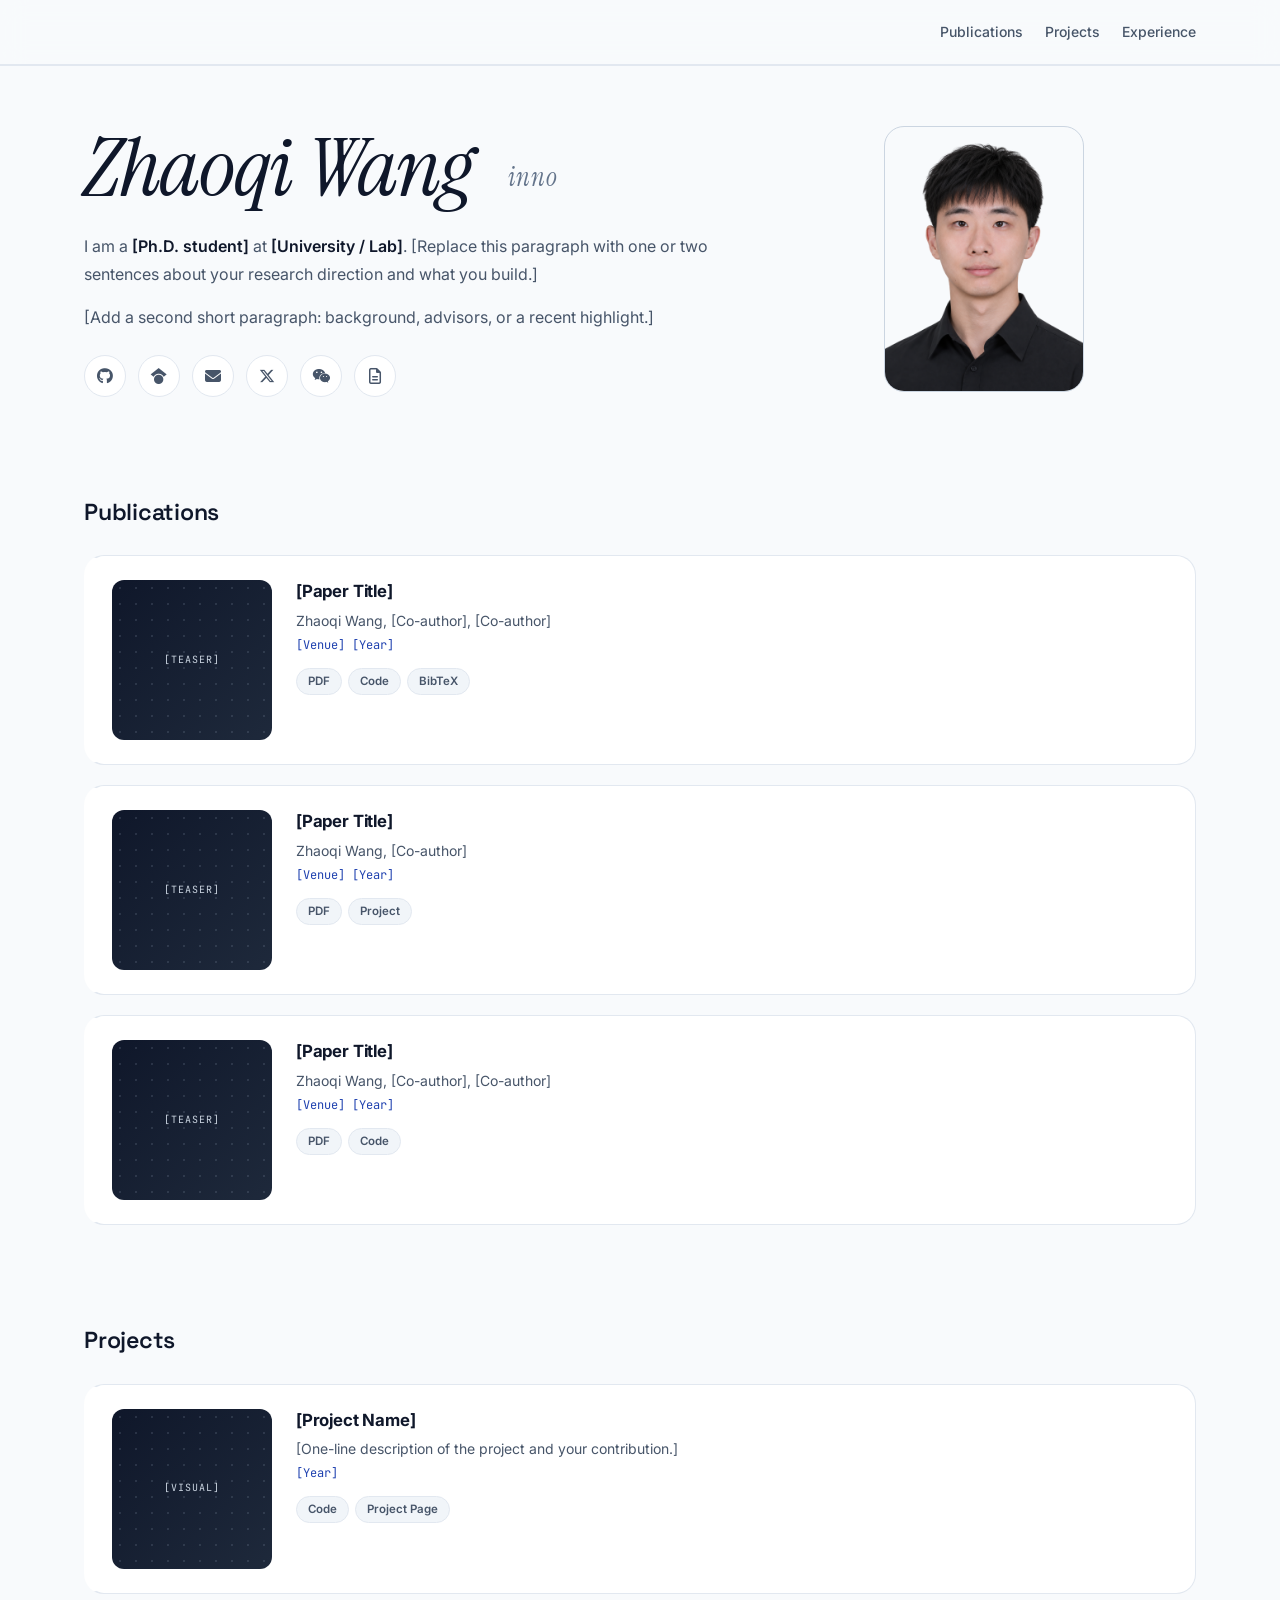
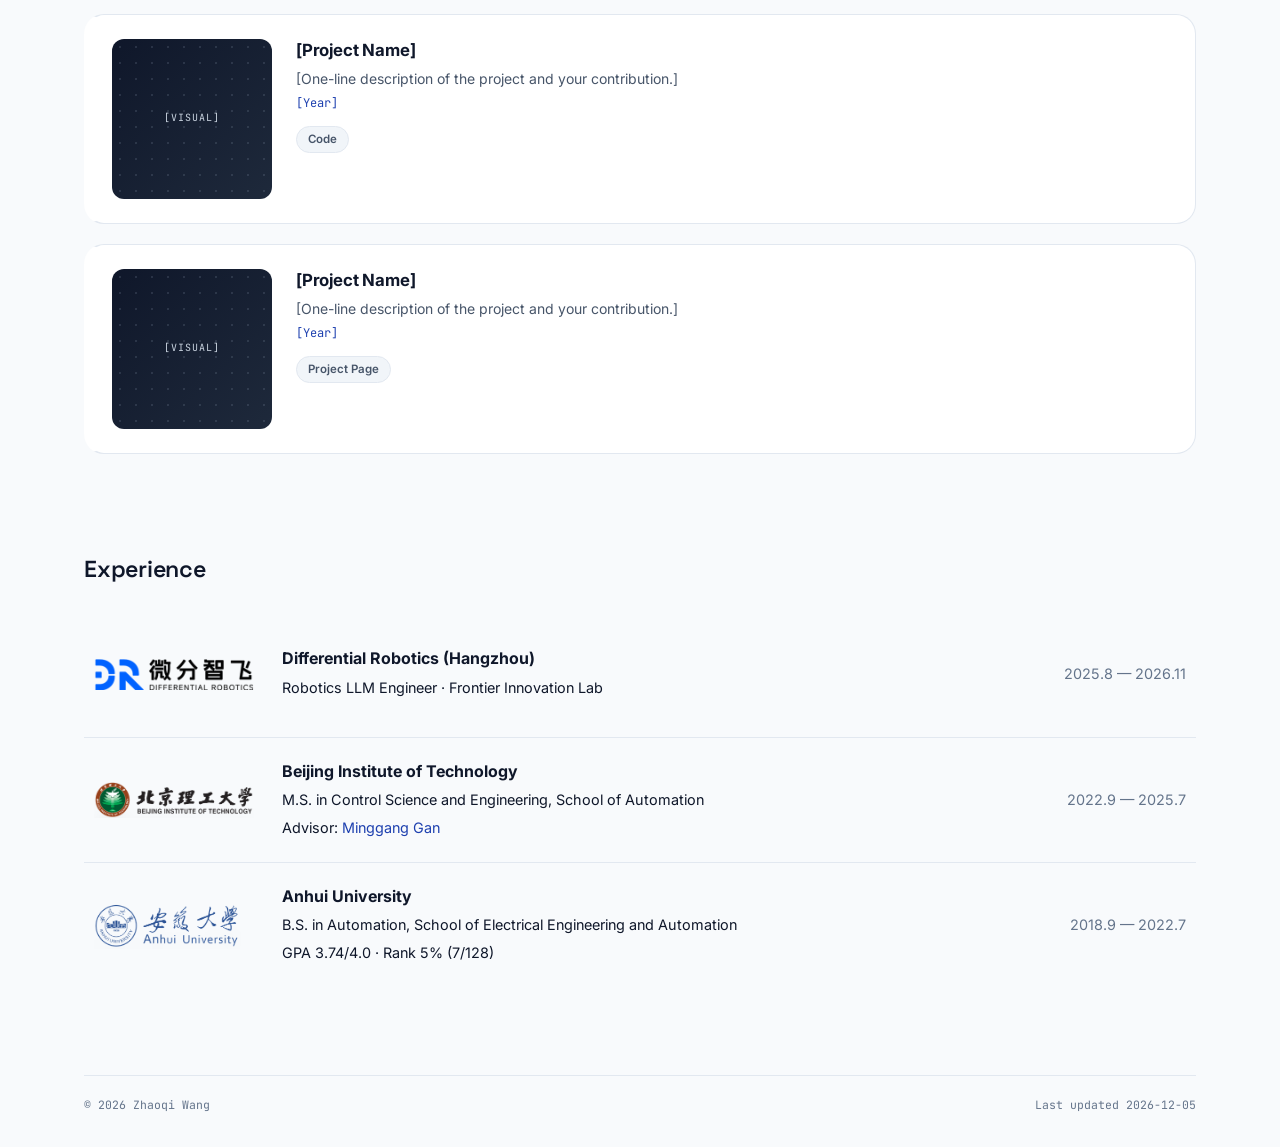
<file: index.html>
<!DOCTYPE html>
<html lang="en" class="no-js">
<head>
    <meta charset="UTF-8">
    <meta name="viewport" content="width=device-width, initial-scale=1.0">
    <meta name="color-scheme" content="light">
    <title>Zhaoqi Wang</title>
    <meta name="description" content="Personal homepage of Zhaoqi Wang (inno) — [one-line research statement].">

    <link rel="icon" href="./assets/figures/icon.svg">

    <link rel="preconnect" href="https://fonts.googleapis.com">
    <link rel="preconnect" href="https://fonts.gstatic.com" crossorigin>
    <link href="https://fonts.googleapis.com/css2?family=Inter:wght@300;400;500;600;700;800&family=Instrument+Serif:ital@1&family=JetBrains+Mono:wght@400;500&family=Space+Grotesk:wght@500;600&display=swap" rel="stylesheet">
    <link rel="stylesheet" href="https://cdnjs.cloudflare.com/ajax/libs/font-awesome/6.5.0/css/all.min.css">

    <link rel="stylesheet" href="site.css">
    <script src="site.js" defer></script>
</head>
<body id="top">

    <!--
      File layout:
        site.css, site.js       page CSS and JS
        assets/figures/         images, videos, logos, and the portrait
        assets/files/           CV and other page documents
        works/                  independent subpages; copy works/_template/
    -->

    <a class="skip-link" href="#main">Skip to content</a>
    <div class="progress-bar" id="progressBar" aria-hidden="true"></div>

    <!-- ================== NAV ================== -->
    <nav class="nav-bar" aria-label="Primary">
        <div class="nav-inner">
            <div class="nav-right">
                <div class="nav-links">
                    <a href="#publications">Publications</a>
                    <a href="#projects">Projects</a>
                    <a href="#experience">Experience</a>
                </div>
            </div>
        </div>
    </nav>

    <main id="main" tabindex="-1" class="page">

    <!-- ================== HERO ================== -->
    <section class="hero-section" aria-labelledby="hero-title">
        <div class="hero-grid">
            <div class="hero-copy">
                <h1 class="hero-name" id="hero-title"><span class="hero-name-text">Zhaoqi Wang</span> <span class="hero-alias">inno</span></h1>

                <!-- TODO: replace with two short paragraphs about your work and background -->
                <div class="hero-bio">
                    <p>
                        I am a <strong>[Ph.D. student]</strong> at <strong>[University / Lab]</strong>.
                        [Replace this paragraph with one or two sentences about your research direction and what you build.]
                    </p>
                    <p>
                        [Add a second short paragraph: background, advisors, or a recent highlight.]
                    </p>
                </div>

                <!-- TODO: keep GitHub, replace the placeholder links and email -->
                <div class="social-row">
                    <a class="icon-btn" href="https://github.com/ZhaoQiiiii" target="_blank" rel="noopener" aria-label="GitHub" title="GitHub">
                        <i class="fab fa-github" aria-hidden="true"></i>
                    </a>
                    <a class="icon-btn" href="https://scholar.google.com/citations?user=07W_oIMAAAAJ" target="_blank" rel="noopener" aria-label="Google Scholar" title="Google Scholar">
                        <i class="fab fa-google-scholar" aria-hidden="true"></i>
                    </a>
                    <a class="icon-btn" href="mailto:iinnoovo123@gmail.com" aria-label="Email" title="Email">
                        <i class="fa-solid fa-envelope" aria-hidden="true"></i>
                    </a>
                    <a class="icon-btn" href="#" aria-label="TODO — X / Twitter link" title="X / Twitter">
                        <i class="fab fa-x-twitter" aria-hidden="true"></i>
                    </a>
                    <!-- TODO: replace data-wechat with your WeChat ID (click copies it) -->
                    <button class="icon-btn wechat-btn" id="wechatBtn" type="button" data-wechat="[WeChat ID]" aria-label="Copy WeChat ID" title="WeChat">
                        <i class="fa-brands fa-weixin" aria-hidden="true"></i>
                        <span class="wechat-tip" role="status" aria-live="polite"></span>
                    </button>
                    <a class="icon-btn" href="#" aria-label="TODO — CV link" title="CV">
                        <i class="fa-regular fa-file-lines" aria-hidden="true"></i>
                    </a>
                </div>
            </div>

            <div class="hero-photo">
                <div class="profile-frame">
                    <img class="profile-photo" src="assets/figures/portrait.png" alt="ZhaoQi Wang">
                </div>
            </div>
        </div>
    </section>

    <!-- ================== PUBLICATIONS ================== -->
    <section id="publications" class="section reveal" aria-labelledby="publications-title">
        <h2 class="section-title" id="publications-title">Publications</h2>

        <!-- TODO: duplicate .pcard for each paper.
             Paper media: put the teaser in works/<paper-slug>/assets/images/ and the PDF/BibTeX in
             works/<paper-slug>/assets/files/. Replace the .thumb span with
             <img class="thumb-media" src="./works/<paper-slug>/assets/images/teaser.png" alt="">. -->
        <div class="card-list">
            <article class="pcard">
                <div class="thumb" aria-hidden="true"><span>[Teaser]</span></div>
                <div class="pcard-body">
                    <h3 class="pcard-title">[Paper Title]</h3>
                    <p class="pauthors">Zhaoqi Wang, [Co-author], [Co-author]</p>
                    <p class="pvenue">[Venue] [Year]</p>
                    <div class="pcard-links">
                        <a class="link-pill" href="#" aria-label="TODO — paper PDF">PDF</a>
                        <a class="link-pill" href="#" aria-label="TODO — code">Code</a>
                        <a class="link-pill" href="#" aria-label="TODO — BibTeX">BibTeX</a>
                    </div>
                </div>
            </article>

            <article class="pcard">
                <div class="thumb" aria-hidden="true"><span>[Teaser]</span></div>
                <div class="pcard-body">
                    <h3 class="pcard-title">[Paper Title]</h3>
                    <p class="pauthors">Zhaoqi Wang, [Co-author]</p>
                    <p class="pvenue">[Venue] [Year]</p>
                    <div class="pcard-links">
                        <a class="link-pill" href="#" aria-label="TODO — paper PDF">PDF</a>
                        <a class="link-pill" href="#" aria-label="TODO — project page">Project</a>
                    </div>
                </div>
            </article>

            <article class="pcard">
                <div class="thumb" aria-hidden="true"><span>[Teaser]</span></div>
                <div class="pcard-body">
                    <h3 class="pcard-title">[Paper Title]</h3>
                    <p class="pauthors">Zhaoqi Wang, [Co-author], [Co-author]</p>
                    <p class="pvenue">[Venue] [Year]</p>
                    <div class="pcard-links">
                        <a class="link-pill" href="#" aria-label="TODO — paper PDF">PDF</a>
                        <a class="link-pill" href="#" aria-label="TODO — code">Code</a>
                    </div>
                </div>
            </article>
        </div>
    </section>

    <!-- ================== PROJECTS ================== -->
    <section id="projects" class="section reveal" aria-labelledby="projects-title">
        <h2 class="section-title" id="projects-title">Projects</h2>

        <!-- TODO: duplicate .pcard for each project.
             Project pages: copy works/_template/ to works/<page-slug>/ and link the card
             to ./works/<page-slug>/. -->
        <div class="card-list">
            <article class="pcard">
                <div class="thumb" aria-hidden="true"><span>[Visual]</span></div>
                <div class="pcard-body">
                    <h3 class="pcard-title">[Project Name]</h3>
                    <p class="pdesc">[One-line description of the project and your contribution.]</p>
                    <p class="pvenue">[Year]</p>
                    <div class="pcard-links">
                        <a class="link-pill" href="#" aria-label="TODO — code">Code</a>
                        <a class="link-pill" href="#" aria-label="TODO — project page">Project Page</a>
                    </div>
                </div>
            </article>

            <article class="pcard">
                <div class="thumb" aria-hidden="true"><span>[Visual]</span></div>
                <div class="pcard-body">
                    <h3 class="pcard-title">[Project Name]</h3>
                    <p class="pdesc">[One-line description of the project and your contribution.]</p>
                    <p class="pvenue">[Year]</p>
                    <div class="pcard-links">
                        <a class="link-pill" href="#" aria-label="TODO — code">Code</a>
                    </div>
                </div>
            </article>

            <article class="pcard">
                <div class="thumb" aria-hidden="true"><span>[Visual]</span></div>
                <div class="pcard-body">
                    <h3 class="pcard-title">[Project Name]</h3>
                    <p class="pdesc">[One-line description of the project and your contribution.]</p>
                    <p class="pvenue">[Year]</p>
                    <div class="pcard-links">
                        <a class="link-pill" href="#" aria-label="TODO — project page">Project Page</a>
                    </div>
                </div>
            </article>
        </div>
    </section>

    <!-- ================== EXPERIENCE ================== -->
    <section id="experience" class="section reveal" aria-labelledby="experience-title">
        <h2 class="section-title" id="experience-title">Experience</h2>

        <!-- TODO: replace rows; add or delete .exp-row as needed. Keep this logo / info / date layout. -->
        <div class="exp-list">
            <div class="exp-row">
                <div class="exp-logo" aria-hidden="true"><img src="assets/figures/logo-diffrobot.png" alt="" loading="lazy"></div>
                <div class="exp-info">
                    <b>Differential Robotics (Hangzhou)</b>
                    <p class="role">Robotics LLM Engineer · Frontier Innovation Lab</p>
                </div>
                <div class="exp-date">2025.8 — 2026.11</div>
            </div>

            <div class="exp-row">
                <div class="exp-logo" aria-hidden="true"><img src="assets/figures/logo-bit.png" alt="" loading="lazy"></div>
                <div class="exp-info">
                    <b>Beijing Institute of Technology</b>
                    <p class="role">M.S. in Control Science and Engineering, School of Automation</p>
                    <p>Advisor: <a href="https://ac.bit.edu.cn/szdw/jsml/mssbyznxtyjs1/97d1ce88418b416481f03322cf511b70.htm" target="_blank" rel="noopener">Minggang Gan</a></p>
                </div>
                <div class="exp-date">2022.9 — 2025.7</div>
            </div>

            <div class="exp-row">
                <div class="exp-logo" aria-hidden="true"><img class="logo-ahu" src="assets/figures/logo-ahu.png" alt="" loading="lazy"></div>
                <div class="exp-info">
                    <b>Anhui University</b>
                    <p class="role">B.S. in Automation, School of Electrical Engineering and Automation</p>
                    <p>GPA 3.74/4.0 · Rank 5% (7/128)</p>
                </div>
                <div class="exp-date">2018.9 — 2022.7</div>
            </div>
        </div>
    </section>

    </main>

    <!-- ================== FOOTER ================== -->
    <footer class="site-footer">
        <div class="footer-inner">
            <div class="footer-meta">© <span id="year">2026</span> Zhaoqi Wang</div>
            <div class="footer-meta">Last updated <span id="last-updated">—</span></div>
        </div>
    </footer>

    <button class="back-to-top" id="backToTop" type="button" aria-label="Back to top">↑</button>

</body>
</html>
</file>
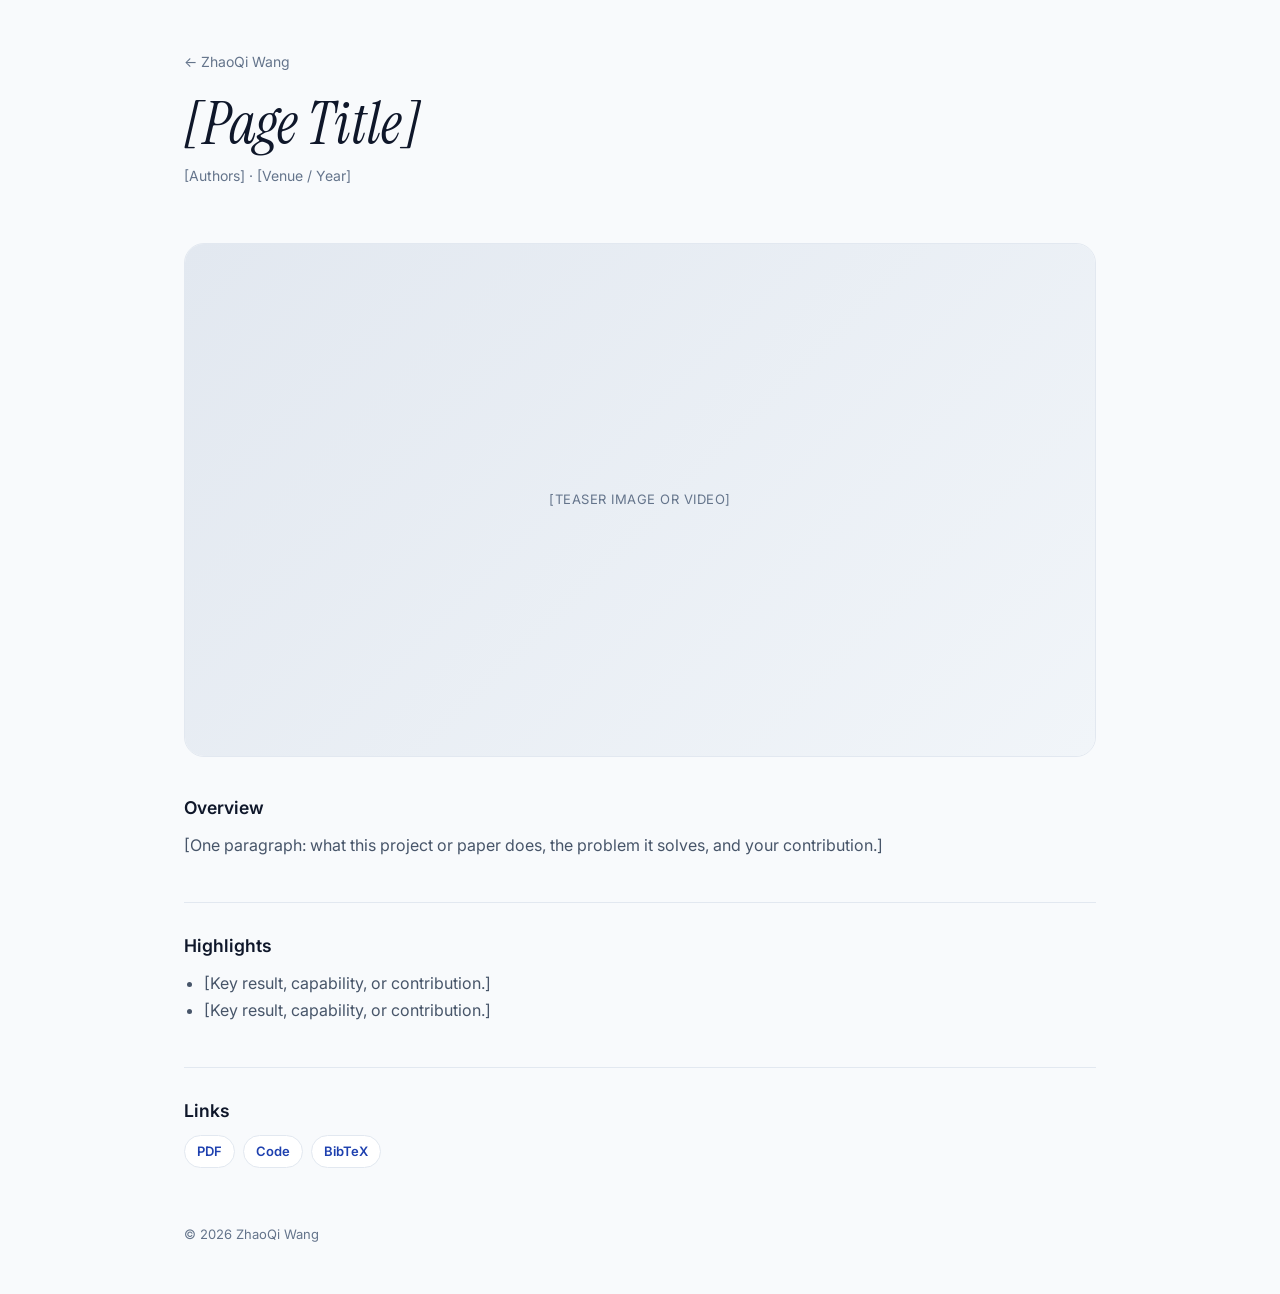
<file: work/_template/index.html>
<!DOCTYPE html>
<html lang="en">
<head>
    <meta charset="UTF-8">
    <meta name="viewport" content="width=device-width, initial-scale=1.0">
    <title>[Page Title]</title>
    <link rel="preconnect" href="https://fonts.googleapis.com">
    <link rel="preconnect" href="https://fonts.gstatic.com" crossorigin>
    <link href="https://fonts.googleapis.com/css2?family=Inter:wght@400;500;600;700&family=Instrument+Serif:ital@1&display=swap" rel="stylesheet">
    <style>
        :root {
            --bg: #f8fafc;
            --surface: #ffffff;
            --border: #e2e8f0;
            --text: #0f172a;
            --soft: #475569;
            --muted: #64748b;
            --brand: #1e40af;
            --maxw: 960px;
        }
        *, *::before, *::after { box-sizing: border-box; }
        body {
            margin: 0;
            font-family: 'Inter', system-ui, -apple-system, BlinkMacSystemFont, 'Segoe UI', sans-serif;
            background: var(--bg);
            color: var(--text);
            line-height: 1.65;
            -webkit-font-smoothing: antialiased;
        }
        a { color: var(--brand); text-decoration: none; }
        a:hover { text-decoration: underline; text-underline-offset: 3px; }
        .wrap { max-width: var(--maxw); margin: 0 auto; padding: 0 24px; }
        header { padding: 48px 0 28px; }
        .back { font-size: 14px; color: var(--muted); }
        h1 {
            margin: 18px 0 8px;
            font-family: 'Instrument Serif', Georgia, serif;
            font-style: italic;
            font-weight: 400;
            font-size: clamp(2.4rem, 5vw, 3.6rem);
            line-height: 1.1;
        }
        .meta { margin: 0; color: var(--muted); font-size: 14px; }
        .teaser {
            margin: 28px 0 8px;
            border: 1px solid var(--border);
            border-radius: 20px;
            overflow: hidden;
            background: var(--surface);
        }
        .teaser img, .teaser video { display: block; width: 100%; height: auto; }
        .teaser-placeholder {
            display: grid;
            place-items: center;
            aspect-ratio: 16 / 9;
            background: linear-gradient(135deg, #e2e8f0 0%, #f1f5f9 100%);
            color: var(--muted);
            font-size: 13px;
            letter-spacing: 0.04em;
            text-transform: uppercase;
        }
        section { padding: 28px 0; border-top: 1px solid var(--border); }
        section:first-of-type { border-top: 0; }
        h2 { margin: 0 0 10px; font-size: 1.1rem; font-weight: 600; }
        p { margin: 0 0 1em; color: var(--soft); }
        ul { margin: 0 0 1em; padding-left: 20px; color: var(--soft); }
        .links { display: flex; flex-wrap: wrap; gap: 8px; margin-top: 4px; }
        .links a {
            display: inline-flex;
            align-items: center;
            padding: 5px 12px;
            border: 1px solid var(--border);
            border-radius: 999px;
            background: var(--surface);
            font-size: 13px;
            font-weight: 600;
        }
        .links a:hover { text-decoration: none; border-color: var(--brand); }
        footer { padding: 28px 0 48px; color: var(--muted); font-size: 13px; }
        @media (max-width: 640px) {
            .wrap { padding: 0 16px; }
            header { padding-top: 32px; }
        }
    </style>
</head>
<body>
    <div class="wrap">
        <header>
            <a class="back" href="../../">← ZhaoQi Wang</a>
            <h1>[Page Title]</h1>
            <p class="meta">[Authors] · [Venue / Year]</p>
        </header>

        <div class="teaser">
            <!-- Replace this placeholder with one of:
                 <img src="assets/images/teaser.png" alt="Project teaser">
                 <video src="assets/videos/teaser.mp4" autoplay muted loop playsinline></video>
            -->
            <div class="teaser-placeholder">[Teaser image or video]</div>
        </div>

        <section>
            <h2>Overview</h2>
            <p>[One paragraph: what this project or paper does, the problem it solves, and your contribution.]</p>
        </section>

        <section>
            <h2>Highlights</h2>
            <ul>
                <li>[Key result, capability, or contribution.]</li>
                <li>[Key result, capability, or contribution.]</li>
            </ul>
        </section>

        <section>
            <h2>Links</h2>
            <div class="links">
                <a href="#">PDF</a>
                <a href="#">Code</a>
                <a href="#">BibTeX</a>
            </div>
        </section>

        <footer>© <span id="year"></span> ZhaoQi Wang</footer>
    </div>

    <script>
        document.getElementById('year').textContent = new Date().getFullYear();
    </script>
</body>
</html>
</file>
<file: site.css>
/* ============================================================
   Zhaoqi Wang — personal homepage
   Visual language: light academic / blue accent / card grid.
   Code is original; layout and tokens follow the reference style.
   ============================================================ */

:root {
    --brand: #1e40af;
    --brand-2: #1d4ed8;
    --brand-hover: #1e3a8a;
    --brand-gradient: linear-gradient(135deg, #1e40af 0%, #1d4ed8 100%);

    --bg: #f8fafc;
    --surface: #ffffff;
    --border: #e2e8f0;
    --border-subtle: #f1f5f9;

    --text: #0f172a;
    --text-soft: #475569;
    --text-muted: #64748b;

    --maxw: 1152px;
    --radius: 20px;
    --radius-sm: 12px;
    --shadow-card: 0 16px 48px -12px rgba(30, 64, 175, 0.20);
    --shadow-soft: 0 8px 24px -12px rgba(15, 23, 42, 0.18);

    --font-sans: 'Inter', 'Lato', system-ui, -apple-system, BlinkMacSystemFont, 'Segoe UI', Roboto, sans-serif;
    --font-display: 'Instrument Serif', Georgia, 'Times New Roman', serif;
    --font-heading: 'Space Grotesk', 'Inter', system-ui, sans-serif;
    --font-mono: 'JetBrains Mono', 'SF Mono', 'Fira Code', ui-monospace, SFMono-Regular, Menlo, monospace;

    --ease: cubic-bezier(0.2, 0.7, 0.2, 1);
}

/* ===== reset & base ===== */
*, *::before, *::after { box-sizing: border-box; }

html {
    color-scheme: light;
    background: var(--bg);
    scroll-behavior: smooth;
    -webkit-text-size-adjust: 100%;
}

body {
    margin: 0;
    font-family: var(--font-sans);
    background: var(--bg);
    color: var(--text);
    line-height: 1.65;
    -webkit-font-smoothing: antialiased;
    -moz-osx-font-smoothing: grayscale;
    overflow-x: clip;
}

img, svg { max-width: 100%; display: block; }

a {
    color: var(--brand);
    text-decoration: none;
    transition: color 0.15s ease;
}
a:hover { color: var(--brand-hover); }


p { margin: 0 0 1em; }
ul { margin: 0; padding: 0; }

::selection { background: rgba(30, 64, 175, 0.16); color: var(--text); }

:focus-visible {
    outline: 2px solid var(--brand);
    outline-offset: 3px;
    border-radius: 4px;
}

.skip-link {
    position: fixed;
    top: 8px;
    left: 8px;
    z-index: 200;
    padding: 10px 14px;
    border-radius: 8px;
    background: var(--brand);
    color: #fff;
    font-size: 0.85rem;
    transform: translateY(-160%);
    transition: transform 0.2s var(--ease);
}
.skip-link:focus { transform: none; color: #fff; }
#main:focus { outline: none; }

/* Controls that require JavaScript */
.no-js .wechat-btn { display: none; }

/* ===== reading progress ===== */
.progress-bar {
    position: fixed;
    top: 0;
    left: 0;
    z-index: 100;
    height: 3px;
    width: 0;
    background-image: linear-gradient(90deg, #ff5b1f 0%, #ff5fa2 50%, #1547ff 100%);
    background-size: 100vw 100%;
    box-shadow: 0 0 14px rgba(21, 71, 255, 0.35);
}

/* ===== nav ===== */
.nav-bar {
    position: sticky;
    top: 0;
    z-index: 50;
    background: color-mix(in srgb, var(--bg) 82%, transparent);
    border-bottom: 2px solid var(--border);
    backdrop-filter: saturate(180%) blur(12px);
    -webkit-backdrop-filter: saturate(180%) blur(12px);
}

.nav-inner {
    max-width: var(--maxw);
    margin: 0 auto;
    padding: 0 20px;
    height: 64px;
    display: flex;
    align-items: center;
    justify-content: flex-end;
    gap: 16px;
}

.nav-right {
    display: flex;
    align-items: center;
    gap: 22px;
}

.nav-links {
    display: flex;
    align-items: center;
    gap: 22px;
    font-size: 14px;
    font-weight: 500;
}

.nav-links a {
    position: relative;
    color: var(--text-soft);
    padding: 4px 0;
}
.nav-links a::after {
    content: "";
    position: absolute;
    left: 0;
    right: 100%;
    bottom: 0;
    height: 2px;
    border-radius: 2px;
    background: var(--brand-gradient);
    transition: right 0.2s var(--ease), left 0.2s var(--ease);
}
.nav-links a:hover { color: var(--text); }
.nav-links a:hover::after { left: 0; right: 0; }

/* ===== layout ===== */
.page {
    max-width: var(--maxw);
    margin: 0 auto;
    padding: 0 20px;
}

/* ===== hero ===== */
.hero-section {
    position: relative;
    padding: 56px 0 48px;
}
.hero-grid {
    display: grid;
    grid-template-columns: minmax(0, 1fr) 240px;
    gap: 48px;
    align-items: center;
}

.hero-name-text {
    display: inline-block;
    transform: scaleY(0.92);
    transform-origin: center center;
}

.hero-name {
    display: flex;
    align-items: center;
    margin: 0;
    font-family: var(--font-display);
    font-style: italic;
    font-weight: 400;
    font-size: clamp(3rem, 6.8vw, 5.6rem);
    letter-spacing: -0.015em;
    line-height: 1.05;
    overflow-wrap: anywhere;
}

.hero-alias {
    display: inline-block;
    margin-left: 0.35em;
    font-family: var(--font-display);
    font-style: italic;
    font-size: 0.3em;
    font-weight: 400;
    letter-spacing: 0.04em;
    color: var(--text-muted);
    white-space: nowrap;
    transform: translate(1em, 0.4em);
}

.hero-bio {
    max-width: 42rem;
    margin-top: 1.25rem;
    color: var(--text-soft);
}
.hero-bio p { line-height: 1.7; }
.hero-bio p:last-child { margin-bottom: 0; }
.hero-bio strong { color: var(--text); font-weight: 600; }

.social-row {
    display: flex;
    flex-wrap: wrap;
    gap: 12px;
    margin-top: 1.5rem;
}

.icon-btn {
    position: relative;
    display: inline-flex;
    align-items: center;
    justify-content: center;
    width: 42px;
    height: 42px;
    padding: 0;
    border: 1px solid var(--border);
    border-radius: 50%;
    background: var(--surface);
    color: var(--text-soft);
    font-family: inherit;
    font-size: 16px;
    line-height: 1;
    cursor: pointer;
    transition: transform 0.2s ease, background 0.2s ease, color 0.2s ease, border-color 0.2s ease;
}
.icon-btn:hover {
    transform: translateY(-3px) rotate(-6deg);
    background: var(--text);
    color: var(--surface);
    border-color: var(--text);
}

.wechat-tip {
    position: absolute;
    bottom: calc(100% + 8px);
    left: 50%;
    padding: 3px 8px;
    border-radius: 6px;
    background: var(--text);
    color: var(--surface);
    font-family: var(--font-mono);
    font-size: 10px;
    line-height: 1.5;
    white-space: nowrap;
    opacity: 0;
    pointer-events: none;
    transform: translateX(-50%) translateY(4px);
    transition: opacity 0.15s ease, transform 0.15s ease;
}
.wechat-btn.copied .wechat-tip {
    opacity: 1;
    transform: translateX(-50%) translateY(0);
}

.hero-photo {
    display: flex;
    align-items: center;
    justify-content: flex-start;
}

.profile-placeholder {
    display: grid;
    place-items: center;
    width: 220px;
    height: 220px;
    border-radius: 50%;
    box-shadow:
        0 0 0 4px rgba(30, 64, 175, 0.18),
        0 0 0 10px rgba(30, 64, 175, 0.09),
        0 0 0 20px rgba(30, 64, 175, 0.04),
        0 24px 70px -15px rgba(30, 64, 175, 0.50);
}

.profile-frame {
    width: 200px;
    border: 1px solid #cbd5e1;
    border-radius: var(--radius);
    background: transparent;
    overflow: hidden;
    transform: translateX(-72px);
}

.profile-photo {
    display: block;
    width: 100%;
    height: auto;
}

.profile-placeholder {
    display: grid;
    place-content: center;
    gap: 6px;
    padding: 24px;
    border: 2px dashed #cbd5e1;
    background: var(--surface);
    text-align: center;
    font-family: var(--font-mono);
    font-size: 11px;
    letter-spacing: 0.04em;
    color: var(--text-muted);
    overflow-wrap: anywhere;
}
.profile-hint { font-size: 9px; color: var(--text-muted); }

/* ===== sections ===== */
.section {
    padding: 48px 0;
    scroll-margin-top: 80px;
}

.section-title {
    margin: 0;
    font-family: var(--font-heading);
    font-size: 1.45rem;
    font-weight: 600;
    letter-spacing: -0.01em;
    color: var(--text);
}

/* ===== paper / project cards ===== */
.card-list {
    display: flex;
    flex-direction: column;
    gap: 20px;
    margin-top: 24px;
}

.pcard {
    display: flex;
    gap: 24px;
    padding: 24px;
    background: var(--surface);
    border: 1px solid var(--border);
    border-left: 4px solid transparent;
    border-radius: var(--radius);
    transition: transform 0.2s var(--ease), box-shadow 0.2s var(--ease), border-color 0.2s var(--ease);
}
.pcard:hover,
.pcard:focus-within {
    transform: translateY(-3px);
    border-left-color: var(--brand);
    box-shadow: var(--shadow-card);
}

.thumb {
    position: relative;
    display: grid;
    place-items: center;
    flex-shrink: 0;
    width: 160px;
    height: 160px;
    padding: 10px;
    border-radius: var(--radius-sm);
    background: linear-gradient(135deg, #0f172a 0%, #1e293b 100%);
    color: #cbd5e1;
    font-family: var(--font-mono);
    font-size: 10px;
    letter-spacing: 0.1em;
    text-transform: uppercase;
    text-align: center;
    overflow: hidden;
    overflow-wrap: anywhere;
}
.thumb::before {
    content: "";
    position: absolute;
    inset: 0;
    background-image: radial-gradient(rgba(148, 163, 184, 0.18) 1px, transparent 1px);
    background-size: 16px 16px;
}
.thumb span { position: relative; }
.thumb-media {
    display: block;
    width: 100%;
    height: 100%;
    object-fit: cover;
    border-radius: calc(var(--radius-sm) - 4px);
}

.pcard-body { min-width: 0; }

.pcard-title {
    margin: 0 0 6px;
    font-size: 1.05rem;
    font-weight: 700;
    line-height: 1.4;
    letter-spacing: -0.01em;
    overflow-wrap: anywhere;
}

.pauthors,
.pdesc {
    margin: 0 0 4px;
    font-size: 0.875rem;
    line-height: 1.6;
    color: var(--text-soft);
    overflow-wrap: anywhere;
}

.pvenue {
    margin: 0;
    font-family: var(--font-mono);
    font-size: 12px;
    color: var(--brand);
}

.pcard-links {
    display: flex;
    flex-wrap: wrap;
    gap: 6px;
    margin-top: 12px;
}

.link-pill {
    display: inline-flex;
    align-items: center;
    padding: 3px 11px;
    border: 1px solid var(--border);
    border-radius: 999px;
    background: var(--border-subtle);
    color: var(--text-soft);
    font-size: 11.5px;
    font-weight: 600;
    transition: color 0.15s ease, background 0.15s ease, border-color 0.15s ease;
}
.link-pill:hover {
    color: #fff;
    background: var(--brand-gradient);
    border-color: transparent;
}

/* ===== experience (kept layout: logo / info / date) ===== */
.exp-list {
    display: grid;
    grid-auto-rows: 1fr;
    margin-top: 24px;
}

.exp-row {
    display: grid;
    grid-template-columns: 160px minmax(0, 1fr) auto;
    gap: 28px;
    align-items: center;
    padding: 20px 10px;
    transition: background 0.2s ease, padding 0.2s ease, box-shadow 0.2s ease, border-radius 0.2s ease;
}
.exp-row + .exp-row {
    border-top: 1px solid var(--border);
}
.exp-row:hover {
    padding-left: 16px;
    background: var(--surface);
    border-radius: var(--radius-sm);
    box-shadow: var(--shadow-soft);
}

.exp-logo {
    display: grid;
    place-items: center start;
    width: 160px;
    height: 56px;
    overflow: hidden;
}

.exp-logo img {
    width: 100%;
    height: 100%;
    object-fit: contain;
    object-position: left center;
}

.exp-logo img.logo-ahu {
    width: 92%;
    height: 92%;
}

.exp-info {
    min-width: 0;
    color: var(--text);
}
.exp-info b {
    font-size: 1rem;
    font-weight: 700;
    color: var(--text);
}
.exp-info .role {
    margin: 4px 0;
    font-family: inherit;
    font-size: 0.9rem;
    color: var(--text);
}
.exp-info p {
    margin: 2px 0;
    font-size: 0.9rem;
    color: var(--text);
    overflow-wrap: anywhere;
}

.exp-date {
    font-family: inherit;
    font-size: 0.9rem;
    color: var(--text-muted);
    white-space: nowrap;
}

/* ===== footer ===== */
.site-footer {
    max-width: var(--maxw);
    margin: 0 auto;
    padding: 40px 20px 32px;
}
.footer-inner {
    display: flex;
    align-items: center;
    justify-content: space-between;
    gap: 16px;
    flex-wrap: wrap;
    padding-top: 20px;
    border-top: 1px solid var(--border);
    font-family: var(--font-mono);
    font-size: 11.5px;
    color: var(--text-muted);
}
.footer-meta { min-width: 0; overflow-wrap: anywhere; }
.footer-meta a { color: var(--text-muted); text-decoration: underline; text-underline-offset: 3px; }
.footer-meta a:hover { color: var(--brand); }

/* ===== back to top ===== */
.back-to-top {
    position: fixed;
    right: 24px;
    bottom: 24px;
    z-index: 40;
    display: flex;
    align-items: center;
    justify-content: center;
    width: 44px;
    height: 44px;
    border: 1px solid var(--border);
    border-radius: 50%;
    background: var(--surface);
    color: var(--brand);
    box-shadow: var(--shadow-soft);
    cursor: pointer;
    opacity: 0;
    visibility: hidden;
    transform: translateY(12px);
    transition: opacity 0.2s ease, transform 0.2s ease, visibility 0.2s ease, background 0.2s ease;
}
.back-to-top.visible {
    opacity: 1;
    visibility: visible;
    transform: none;
}
.back-to-top:hover { background: var(--brand); color: #fff; }

/* ===== reveal ===== */
html.js .reveal {
    opacity: 0;
    transform: translateY(16px);
    transition: opacity 0.5s var(--ease), transform 0.5s var(--ease);
}
html.js .reveal.visible {
    opacity: 1;
    transform: none;
}

/* ===== responsive ===== */
@media (max-width: 900px) {
    .hero-grid {
        grid-template-columns: minmax(0, 1fr);
        gap: 36px;
    }
    .hero-photo { justify-content: flex-start; }
    .profile-frame { transform: none; }
    .hero-section { padding-top: 44px; }
}

@media (max-width: 640px) {
    .nav-links { display: none; }

    .pcard { flex-direction: column; }
    .thumb { width: 100%; height: 200px; }

    .exp-row {
        grid-template-columns: 120px minmax(0, 1fr);
        gap: 20px;
    }
    .exp-logo { width: 120px; height: 48px; }
    .exp-date { grid-column: 2; padding-top: 0; }

}

@media (max-width: 480px) {
    .nav-inner,
    .page { padding-left: 16px; padding-right: 16px; }
    .site-footer { padding-left: 16px; padding-right: 16px; }
    .profile-placeholder { width: 180px; height: 180px; }
    .profile-frame { width: 160px; }
    .icon-btn { width: 40px; height: 40px; }
    .footer-inner { flex-direction: column; align-items: flex-start; }
    .back-to-top { right: 16px; bottom: 16px; }
}

/* ===== reduced motion ===== */
@media (prefers-reduced-motion: reduce) {
    html { scroll-behavior: auto; }
    *, *::before, *::after {
        animation-duration: 0.001ms !important;
        animation-iteration-count: 1 !important;
        transition-duration: 0.001ms !important;
    }
    html.js .reveal { opacity: 1; transform: none; }
}
</file>
